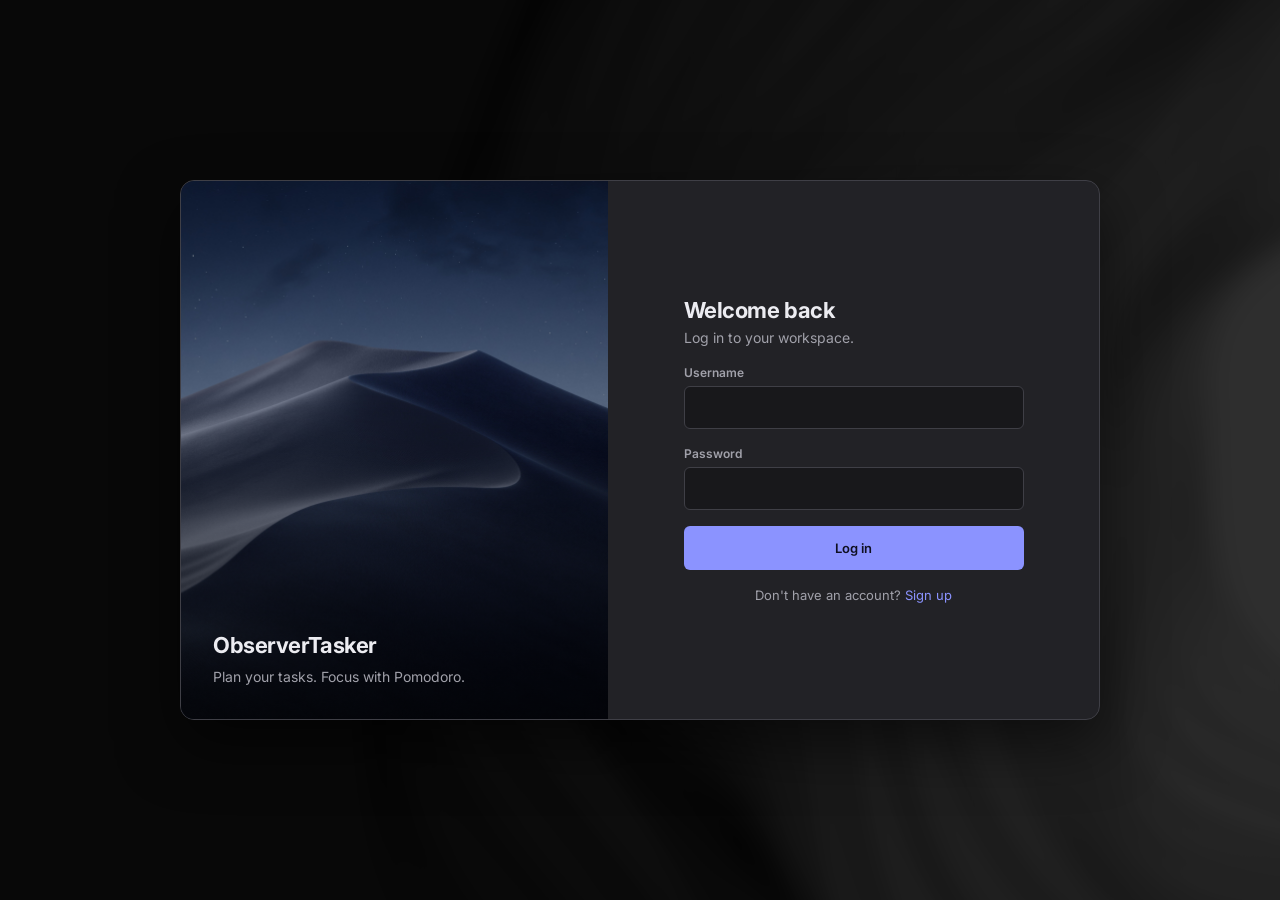
<file: frontend/index.html>
<!DOCTYPE html>
<html lang="en">
<head>
    <meta charset="UTF-8">
    <meta name="viewport" content="width=device-width, initial-scale=1.0">
    <title>ObserverTasker</title>
    <link rel="icon" href="data:,">

    <link rel="preconnect" href="https://fonts.googleapis.com">
    <link rel="preconnect" href="https://fonts.gstatic.com" crossorigin>
    <link href="https://fonts.googleapis.com/css2?family=Inter:wght@400;500;600;700&display=swap" rel="stylesheet">

    <!-- theme.css holds all colors and sizes; the other files only use its variables -->
    <link rel="stylesheet" href="css/theme.css">
    <link rel="stylesheet" href="css/global.css">
    <link rel="stylesheet" href="css/components.css">
    <link rel="stylesheet" href="css/auth.css">
    <link rel="stylesheet" href="css/layout.css">
    <link rel="stylesheet" href="css/task.css">
    <link rel="stylesheet" href="css/pomodoro.css">
    <link rel="stylesheet" href="css/profile.css">

    <script type="module" src="js/app.js"></script>
</head>
<body>

    <!-- ========== Login and registration ========== -->
    <div id="auth-container" class="auth-page">
        <div class="auth-bg"></div>

        <div class="auth-card">
            <div class="auth-visual">
                <div class="auth-visual-caption">
                    <div class="auth-brand">ObserverTasker</div>
                    <p>Plan your tasks. Focus with Pomodoro.</p>
                </div>
            </div>

            <div class="auth-forms">
                <form id="login-form" class="auth-form active">
                    <div class="auth-form-header">
                        <h2>Welcome back</h2>
                        <p>Log in to your workspace.</p>
                    </div>
                    <label class="field">
                        <span class="field-label">Username</span>
                        <input type="text" id="login-username" class="input" required maxlength="50" autocomplete="username">
                    </label>
                    <label class="field">
                        <span class="field-label">Password</span>
                        <input type="password" id="login-password" class="input" required autocomplete="current-password">
                    </label>
                    <button type="submit" class="btn btn-primary btn-block">Log in</button>
                    <p class="auth-switch">Don't have an account? <a href="#" id="switch-to-register">Sign up</a></p>
                </form>

                <form id="register-form" class="auth-form">
                    <div class="auth-form-header">
                        <h2>Create an account</h2>
                        <p>It takes less than a minute.</p>
                    </div>
                    <label class="field">
                        <span class="field-label">Username</span>
                        <input type="text" id="reg-username" class="input" required minlength="3" maxlength="50" autocomplete="username">
                        <span class="field-hint">3–50 characters</span>
                    </label>
                    <label class="field">
                        <span class="field-label">Password</span>
                        <input type="password" id="reg-password" class="input" required minlength="8" autocomplete="new-password">
                        <span class="field-hint">At least 8 characters</span>
                    </label>
                    <button type="submit" class="btn btn-primary btn-block">Create account</button>
                    <p class="auth-switch">Already have an account? <a href="#" id="switch-to-login">Log in</a></p>
                </form>
            </div>
        </div>
    </div>

    <!-- ========== Application ========== -->
    <div id="task-section" class="hidden">
        <div class="app-layout">

            <aside class="sidebar">
                <div class="sidebar-brand">ObserverTasker</div>

                <button type="button" class="sidebar-user" id="profile-trigger" title="Open profile">
                    <img id="sidebar-avatar-img" src="assets/profile/user.png" alt="" class="avatar avatar-sm">
                    <span id="sidebar-username-display" class="sidebar-username"></span>
                </button>

                <nav class="sidebar-nav" aria-label="Main">
                    <ul class="nav-list">
                        <li>
                            <button type="button" class="nav-item active" id="nav-tasks-btn" data-target="tasks-view">
                                <svg viewBox="0 0 24 24" fill="none" stroke="currentColor" stroke-width="2" stroke-linecap="round" stroke-linejoin="round" aria-hidden="true"><path d="M9 6h11M9 12h11M9 18h11"/><path d="m3 6 1.5 1.5L7 5M3 12l1.5 1.5L7 11M3 18l1.5 1.5L7 17"/></svg>
                                Tasks
                            </button>
                        </li>
                        <li>
                            <button type="button" class="nav-item" id="nav-pomodoro-btn" data-target="pomodoro-view">
                                <svg viewBox="0 0 24 24" fill="none" stroke="currentColor" stroke-width="2" stroke-linecap="round" stroke-linejoin="round" aria-hidden="true"><circle cx="12" cy="13" r="8"/><path d="M12 9v4l2 2M10 2h4"/></svg>
                                Pomodoro
                            </button>
                        </li>
                    </ul>
                </nav>

                <div class="sidebar-footer">
                    <button type="button" id="logout-btn" class="btn btn-ghost">
                        <svg width="16" height="16" viewBox="0 0 24 24" fill="none" stroke="currentColor" stroke-width="2" stroke-linecap="round" stroke-linejoin="round" aria-hidden="true"><path d="M9 21H5a2 2 0 0 1-2-2V5a2 2 0 0 1 2-2h4M16 17l5-5-5-5M21 12H9"/></svg>
                        Log out
                    </button>
                </div>
            </aside>

            <main class="main">

                <section id="tasks-view" class="view spa-view">
                    <header class="view-header">
                        <h1 class="view-title">Tasks</h1>
                        <p id="task-summary" class="view-subtitle"></p>
                    </header>

                    <form id="new-task-form" class="task-composer" novalidate>
                        <div class="task-composer-fields">
                            <input type="text" id="new-task-title" class="composer-title" placeholder="What needs to be done?" maxlength="200" autocomplete="off" aria-label="Task title">
                            <input type="text" id="new-task-desc" class="composer-desc" placeholder="Add a description (optional)" maxlength="2000" autocomplete="off" aria-label="Task description">
                        </div>
                        <div class="task-composer-footer">
                            <div class="composer-options">
                                <select id="new-task-priority" class="input input-sm" aria-label="Priority">
                                    <option value="low">Low priority</option>
                                    <option value="medium" selected>Medium priority</option>
                                    <option value="high">High priority</option>
                                </select>
                                <input type="date" id="new-task-due" class="input input-sm" aria-label="Due date">
                            </div>
                            <button type="submit" id="add-task-btn" class="btn btn-primary">Add task</button>
                        </div>
                    </form>

                    <div id="task-toolbar" class="task-toolbar hidden">
                        <input type="search" id="task-search" class="input input-sm" placeholder="Search tasks…" aria-label="Search tasks">
                        <label class="toolbar-sort">
                            <span class="text-secondary">Sort by</span>
                            <select id="task-sort" class="input input-sm">
                                <option value="priority">Priority</option>
                                <option value="due">Due date</option>
                                <option value="newest">Newest</option>
                            </select>
                        </label>
                    </div>

                    <div id="task-list"></div>
                    <div id="task-empty" class="empty-state hidden">
                        <strong>No tasks yet</strong>
                        Add your first task above. Give it a due date and a priority to keep it on track.
                    </div>
                    <div id="task-no-matches" class="empty-state hidden">
                        <strong>No matching tasks</strong>
                        Try a different search.
                    </div>
                </section>

                <section id="pomodoro-view" class="view spa-view hidden">
                    <header class="view-header">
                        <h1 class="view-title">Pomodoro</h1>
                        <p class="view-subtitle">Pick a task and focus. The session is saved when the timer ends.</p>
                    </header>

                    <div class="timer-card">
                        <div class="field">
                            <span class="field-label">Focus on</span>
                            <div id="task-selector-container"></div>
                        </div>

                        <button type="button" id="timer-display" class="timer-display" title="Click to change the duration">25:00</button>
                        <div class="timer-progress"><div id="timer-progress-bar" class="timer-progress-bar"></div></div>

                        <div id="timer-edit-area" class="timer-edit hidden">
                            <input type="number" id="timer-input-minutes" class="input" min="1" max="120" value="25" aria-label="Duration in minutes">
                            <span class="text-secondary">min</span>
                            <button type="button" id="timer-set-btn" class="btn btn-secondary">Set</button>
                        </div>

                        <div class="timer-controls">
                            <button type="button" id="timer-start-btn" class="btn btn-primary">Start</button>
                            <button type="button" id="timer-pause-btn" class="btn btn-secondary hidden">Pause</button>
                            <button type="button" id="timer-save-btn" class="btn btn-ghost hidden">Finish &amp; save</button>
                        </div>

                        <p class="timer-hint">Click the time to change the duration.</p>
                    </div>

                    <div class="focus-stats">
                        <div class="stat-cards">
                            <div class="stat-card">
                                <span class="stat-label">Focused today</span>
                                <span id="stat-today" class="stat-value">0m</span>
                            </div>
                            <div class="stat-card">
                                <span class="stat-label">Sessions today</span>
                                <span id="stat-sessions" class="stat-value">0</span>
                            </div>
                            <div class="stat-card">
                                <span class="stat-label">Last 7 days</span>
                                <span id="stat-week" class="stat-value">0m</span>
                            </div>
                        </div>

                        <div class="stats-panels">
                            <div class="stats-panel">
                                <h2 class="stats-panel-title">Focus this week</h2>
                                <div id="focus-chart" class="focus-chart"></div>
                            </div>
                            <div class="stats-panel">
                                <h2 class="stats-panel-title">Recent sessions</h2>
                                <ul id="recent-sessions" class="recent-sessions"></ul>
                            </div>
                        </div>
                    </div>
                </section>

            </main>
        </div>
    </div>

    <!-- ========== Dialogs ========== -->

    <dialog id="task-dialog" class="dialog" aria-labelledby="task-dialog-title-text">
        <form id="task-dialog-form" novalidate>
            <header class="dialog-header">
                <h2 id="task-dialog-title-text" class="dialog-title">Edit task</h2>
                <button type="button" class="icon-btn" data-close aria-label="Close">&times;</button>
            </header>
            <div class="dialog-body">
                <label class="field">
                    <span class="field-label">Title</span>
                    <input type="text" name="title" class="input" maxlength="200" autocomplete="off">
                    <span class="field-error" data-error-for="title"></span>
                </label>
                <label class="field">
                    <span class="field-label">Description</span>
                    <textarea name="description" class="input" rows="4" maxlength="2000"></textarea>
                    <span class="field-error" data-error-for="description"></span>
                </label>
                <div class="field-row">
                    <label class="field">
                        <span class="field-label">Priority</span>
                        <select name="priority" class="input">
                            <option value="low">Low</option>
                            <option value="medium">Medium</option>
                            <option value="high">High</option>
                        </select>
                        <span class="field-error" data-error-for="priority"></span>
                    </label>
                    <label class="field">
                        <span class="field-label">Due date</span>
                        <input type="date" name="dueDate" class="input">
                        <span class="field-error" data-error-for="dueDate"></span>
                    </label>
                </div>
                <label class="checkbox-field">
                    <input type="checkbox" name="completed">
                    <span>Completed</span>
                </label>
                <p id="task-dialog-focus" class="field-hint"></p>
                <p id="task-dialog-error" class="form-error" role="alert"></p>
            </div>
            <footer class="dialog-footer">
                <button type="button" class="btn btn-ghost" data-close>Cancel</button>
                <button type="submit" id="task-dialog-save" class="btn btn-primary">Save changes</button>
            </footer>
        </form>
    </dialog>

    <dialog id="confirm-dialog" class="dialog dialog-sm" aria-labelledby="confirm-title">
        <form method="dialog">
            <div class="dialog-body">
                <h2 id="confirm-title" class="dialog-title"></h2>
                <p id="confirm-message" class="text-secondary"></p>
            </div>
            <footer class="dialog-footer">
                <button type="submit" value="cancel" class="btn btn-ghost">Cancel</button>
                <button type="submit" value="confirm" id="confirm-ok" class="btn btn-primary">Confirm</button>
            </footer>
        </form>
    </dialog>

    <dialog id="profile-dialog" class="dialog" aria-labelledby="profile-username">
        <header class="dialog-header">
            <h2 class="dialog-title">Profile</h2>
            <button type="button" id="close-profile-btn" class="icon-btn" data-close aria-label="Close">&times;</button>
        </header>
        <div class="dialog-body">
            <div class="profile-summary">
                <img id="profile-avatar-img" src="assets/profile/user.png" alt="" class="avatar avatar-lg">
                <div>
                    <h3 id="profile-username">Loading…</h3>
                    <p id="profile-email">No email provided</p>
                </div>
            </div>

            <form id="profile-update-form" class="profile-form">
                <h4 class="profile-form-title">Profile details</h4>
                <label class="field">
                    <span class="field-label">Email</span>
                    <input type="email" id="update-email" class="input" placeholder="name@example.com" autocomplete="email">
                </label>
                <label class="field">
                    <span class="field-label">Avatar URL</span>
                    <input type="url" id="update-avatar" class="input" placeholder="https://…" maxlength="500">
                </label>
                <p id="profile-error-msg" class="form-error" role="alert"></p>
                <button type="submit" class="btn btn-secondary">Update profile</button>
            </form>

            <form id="password-update-form" class="profile-form">
                <h4 class="profile-form-title">Change password</h4>
                <label class="field">
                    <span class="field-label">Current password</span>
                    <input type="password" id="old-password" class="input" required autocomplete="current-password">
                </label>
                <label class="field">
                    <span class="field-label">New password</span>
                    <input type="password" id="new-password" class="input" minlength="8" required autocomplete="new-password">
                    <span class="field-hint">At least 8 characters</span>
                </label>
                <p id="password-error-msg" class="form-error" role="alert"></p>
                <button type="submit" class="btn btn-secondary">Change password</button>
            </form>
        </div>
    </dialog>

    <div id="toast-container" class="toast-container" aria-live="polite"></div>

</body>
</html>
</file>
<file: frontend/css/theme.css>
/**
 * Design tokens: colors, spacing, typography and shapes.
 * Every other stylesheet uses only these variables, so the look of the
 * whole application can be changed in this one file.
 */
:root {
    color-scheme: dark;

    /* Surfaces, from the page background up to raised elements */
    --bg-app: #18181b;
    --bg-sidebar: #1c1c1f;
    --bg-surface: #222226;
    --bg-elevated: #29292e;
    --bg-hover: #2e2e34;
    --bg-active: #36363d;
    --bg-overlay: rgba(8, 8, 10, 0.65);

    /* Text */
    --text-primary: #ececf1;
    --text-secondary: #a1a1aa;
    --text-muted: #71717a;

    /* Lines */
    --border: #2e2e34;
    --border-strong: #3f3f46;

    /* Accent: primary actions, focus and selection */
    --accent: #8b93ff;
    --accent-hover: #a0a6ff;
    --accent-text: #0f1022;
    --accent-soft: rgba(139, 147, 255, 0.14);

    /* Status */
    --success: #4ade80;
    --success-soft: rgba(74, 222, 128, 0.12);
    --danger: #f87171;
    --danger-hover: #fb8f8f;
    --danger-soft: rgba(248, 113, 113, 0.12);
    --warning: #fbbf24;
    --warning-soft: rgba(251, 191, 36, 0.12);
    --info: #60a5fa;
    --info-soft: rgba(96, 165, 250, 0.12);

    /* Spacing scale */
    --space-1: 4px;
    --space-2: 8px;
    --space-3: 12px;
    --space-4: 16px;
    --space-5: 24px;
    --space-6: 32px;
    --space-7: 48px;

    /* Typography */
    --font-sans: "Inter", -apple-system, BlinkMacSystemFont, "Segoe UI", Roboto, Helvetica, Arial, sans-serif;
    --text-xs: 12px;
    --text-sm: 13px;
    --text-md: 14px;
    --text-lg: 16px;
    --text-xl: 22px;
    --text-display: 88px;

    /* Shapes and motion */
    --radius-sm: 6px;
    --radius-md: 8px;
    --radius-lg: 14px;
    --radius-full: 999px;
    --shadow-md: 0 8px 24px rgba(0, 0, 0, 0.35);
    --shadow-lg: 0 24px 60px rgba(0, 0, 0, 0.55);
    --transition: 150ms ease;

    /* Layout */
    --sidebar-width: 232px;
    --content-width: 760px;
}
</file>
<file: frontend/css/global.css>
/**
 * Base styles shared by every page: reset, typography,
 * buttons and form fields.
 */
*,
*::before,
*::after {
    margin: 0;
    padding: 0;
    box-sizing: border-box;
}

html,
body {
    height: 100%;
}

body {
    background-color: var(--bg-app);
    color: var(--text-primary);
    font-family: var(--font-sans);
    font-size: var(--text-md);
    line-height: 1.5;
    -webkit-font-smoothing: antialiased;
    overflow: hidden;
}

button,
input,
select,
textarea {
    font: inherit;
    color: inherit;
}

a {
    color: var(--accent);
    text-decoration: none;
}

a:hover {
    text-decoration: underline;
}

:focus-visible {
    outline: 2px solid var(--accent);
    outline-offset: 2px;
}

.hidden {
    display: none !important;
}

.text-secondary {
    color: var(--text-secondary);
}

/* ---------- Buttons ---------- */

.btn {
    display: inline-flex;
    align-items: center;
    justify-content: center;
    gap: var(--space-2);
    padding: var(--space-2) var(--space-4);
    border: 1px solid transparent;
    border-radius: var(--radius-sm);
    font-size: var(--text-sm);
    font-weight: 600;
    line-height: 1.4;
    cursor: pointer;
    white-space: nowrap;
    transition: background-color var(--transition), border-color var(--transition), color var(--transition);
}

.btn:disabled {
    opacity: 0.55;
    cursor: not-allowed;
}

.btn-primary {
    background-color: var(--accent);
    color: var(--accent-text);
}

.btn-primary:hover:not(:disabled) {
    background-color: var(--accent-hover);
}

.btn-secondary {
    background-color: var(--bg-elevated);
    border-color: var(--border-strong);
    color: var(--text-primary);
}

.btn-secondary:hover:not(:disabled) {
    background-color: var(--bg-hover);
}

.btn-ghost {
    background-color: transparent;
    color: var(--text-secondary);
}

.btn-ghost:hover:not(:disabled) {
    background-color: var(--bg-hover);
    color: var(--text-primary);
}

.btn-danger {
    background-color: var(--danger);
    color: #1f0a0a;
}

.btn-danger:hover:not(:disabled) {
    background-color: var(--danger-hover);
}

.btn-block {
    width: 100%;
    padding-block: var(--space-3);
}

.icon-btn {
    display: inline-flex;
    align-items: center;
    justify-content: center;
    width: 30px;
    height: 30px;
    border: none;
    border-radius: var(--radius-sm);
    background: transparent;
    color: var(--text-muted);
    cursor: pointer;
    transition: background-color var(--transition), color var(--transition);
}

.icon-btn:hover {
    background-color: var(--bg-hover);
    color: var(--text-primary);
}

.icon-btn.danger:hover {
    background-color: var(--danger-soft);
    color: var(--danger);
}

.icon-btn svg {
    width: 16px;
    height: 16px;
}

/* ---------- Form fields ---------- */

.field {
    display: flex;
    flex-direction: column;
    gap: var(--space-1);
}

.field-label {
    font-size: var(--text-xs);
    font-weight: 600;
    color: var(--text-secondary);
}

.field-hint {
    font-size: var(--text-xs);
    color: var(--text-muted);
}

.input {
    width: 100%;
    padding: 10px var(--space-3);
    background-color: var(--bg-app);
    border: 1px solid var(--border-strong);
    border-radius: var(--radius-sm);
    color: var(--text-primary);
    outline: none;
    transition: border-color var(--transition), box-shadow var(--transition);
}

.input::placeholder {
    color: var(--text-muted);
}

.input:focus {
    border-color: var(--accent);
    box-shadow: 0 0 0 3px var(--accent-soft);
}

.input:disabled {
    opacity: 0.6;
    cursor: not-allowed;
}

.input[aria-invalid="true"] {
    border-color: var(--danger);
}

.input[aria-invalid="true"]:focus {
    box-shadow: 0 0 0 3px var(--danger-soft);
}

textarea.input {
    resize: vertical;
    min-height: 96px;
}

select.input {
    cursor: pointer;
}

.checkbox-field {
    display: inline-flex;
    align-items: center;
    gap: var(--space-2);
    cursor: pointer;
    user-select: none;
}

input[type="checkbox"] {
    width: 16px;
    height: 16px;
    accent-color: var(--accent);
    cursor: pointer;
}

.field-error,
.form-error {
    min-height: 1em;
    font-size: var(--text-xs);
    color: var(--danger);
    white-space: pre-line;
}

.form-error:empty,
.field-error:empty {
    min-height: 0;
}

.input-sm {
    width: auto;
    padding: 6px 10px;
    font-size: var(--text-sm);
}

/* Date pickers follow the dark theme */
input[type="date"]::-webkit-calendar-picker-indicator {
    filter: invert(0.8);
    cursor: pointer;
}

.field-row {
    display: grid;
    grid-template-columns: 1fr 1fr;
    gap: var(--space-3);
}

/* ---------- Chips: small labels on task cards ---------- */

.chip {
    display: inline-flex;
    align-items: center;
    gap: var(--space-1);
    padding: 1px var(--space-2);
    border-radius: var(--radius-full);
    background-color: var(--bg-active);
    color: var(--text-secondary);
    font-size: var(--text-xs);
    font-weight: 500;
    white-space: nowrap;
}

.chip svg {
    width: 12px;
    height: 12px;
}

.chip-priority-high,
.chip-due-overdue {
    background-color: var(--danger-soft);
    color: var(--danger);
}

.chip-priority-low {
    color: var(--text-muted);
}

.chip-due-today {
    background-color: var(--warning-soft);
    color: var(--warning);
}

.chip-due-soon {
    background-color: var(--info-soft);
    color: var(--info);
}

.chip-focus {
    background-color: var(--accent-soft);
    color: var(--accent);
}
</file>
<file: frontend/css/components.css>
/**
 * Reusable components: modal dialogs, toast notifications,
 * avatars and empty states.
 */

/* ---------- Dialogs (<dialog>) ---------- */

.dialog {
    width: min(480px, calc(100vw - 32px));
    margin: auto;
    padding: 0;
    border: 1px solid var(--border-strong);
    border-radius: var(--radius-lg);
    background-color: var(--bg-surface);
    color: var(--text-primary);
    box-shadow: var(--shadow-lg);
}

.dialog-sm {
    width: min(380px, calc(100vw - 32px));
}

.dialog::backdrop {
    background-color: var(--bg-overlay);
    backdrop-filter: blur(2px);
}

.dialog[open] {
    animation: dialog-in 160ms ease-out;
}

@keyframes dialog-in {
    from {
        opacity: 0;
        transform: translateY(8px) scale(0.98);
    }
}

.dialog-header {
    display: flex;
    align-items: center;
    justify-content: space-between;
    padding: var(--space-4) var(--space-5);
    border-bottom: 1px solid var(--border);
}

.dialog-title {
    font-size: var(--text-lg);
    font-weight: 600;
}

.dialog-body {
    display: flex;
    flex-direction: column;
    gap: var(--space-4);
    padding: var(--space-5);
}

.dialog-footer {
    display: flex;
    justify-content: flex-end;
    gap: var(--space-2);
    padding: var(--space-4) var(--space-5);
    border-top: 1px solid var(--border);
}

/* ---------- Toast notifications ---------- */

.toast-container {
    position: fixed;
    right: var(--space-5);
    bottom: var(--space-5);
    z-index: 2000;
    display: flex;
    flex-direction: column;
    align-items: flex-end;
    gap: var(--space-2);
    pointer-events: none;
}

.toast {
    display: flex;
    align-items: flex-start;
    gap: var(--space-3);
    width: min(360px, calc(100vw - 48px));
    padding: var(--space-3) var(--space-4);
    border: 1px solid var(--border-strong);
    border-left: 3px solid var(--info);
    border-radius: var(--radius-md);
    background-color: var(--bg-elevated);
    box-shadow: var(--shadow-md);
    pointer-events: auto;
    opacity: 0;
    transform: translateY(8px);
    transition: opacity 200ms ease, transform 200ms ease;
}

.toast.is-visible {
    opacity: 1;
    transform: translateY(0);
}

.toast-success {
    border-left-color: var(--success);
}

.toast-error {
    border-left-color: var(--danger);
}

.toast-message {
    flex: 1;
    font-size: var(--text-sm);
    white-space: pre-line;
}

.toast-close {
    border: none;
    background: none;
    color: var(--text-muted);
    font-size: 18px;
    line-height: 1;
    cursor: pointer;
}

.toast-close:hover {
    color: var(--text-primary);
}

/* ---------- Avatars ---------- */

.avatar {
    flex-shrink: 0;
    border-radius: 50%;
    object-fit: cover;
    background-color: var(--bg-elevated);
}

.avatar-sm {
    width: 24px;
    height: 24px;
}

.avatar-lg {
    width: 72px;
    height: 72px;
}

/* ---------- Empty state ---------- */

.empty-state {
    padding: var(--space-7) var(--space-5);
    border: 1px dashed var(--border-strong);
    border-radius: var(--radius-lg);
    text-align: center;
    color: var(--text-muted);
}

.empty-state strong {
    display: block;
    margin-bottom: var(--space-1);
    color: var(--text-secondary);
    font-weight: 600;
}
</file>
<file: frontend/css/auth.css>
/**
 * Login and registration page.
 */
.auth-page {
    position: relative;
    min-height: 100vh;
    display: flex;
    align-items: center;
    justify-content: center;
    padding: var(--space-5);
    overflow: hidden;
}

.auth-bg {
    position: absolute;
    inset: 0;
    z-index: -1;
    background: url("../assets/auth/main-background.jpg") center / cover no-repeat;
    filter: blur(12px) brightness(0.55);
    transform: scale(1.08);
}

.auth-card {
    display: flex;
    width: 100%;
    max-width: 920px;
    min-height: 540px;
    border: 1px solid var(--border-strong);
    border-radius: var(--radius-lg);
    background-color: var(--bg-surface);
    box-shadow: var(--shadow-lg);
    overflow: hidden;
}

.auth-visual {
    position: relative;
    flex: 1;
    display: none;
    background: url("../assets/auth/card-image.jpg") center / cover no-repeat;
}

.auth-visual::after {
    content: "";
    position: absolute;
    inset: 0;
    background: linear-gradient(to top, rgba(0, 0, 0, 0.75), transparent 60%);
}

.auth-visual-caption {
    position: absolute;
    left: var(--space-6);
    right: var(--space-6);
    bottom: var(--space-6);
    z-index: 1;
}

.auth-brand {
    font-size: var(--text-xl);
    font-weight: 700;
    letter-spacing: -0.02em;
}

.auth-visual-caption p {
    margin-top: var(--space-1);
    color: var(--text-secondary);
}

@media (min-width: 768px) {
    .auth-visual {
        display: block;
    }
}

.auth-forms {
    flex: 1;
    display: grid;
    align-items: center;
    justify-items: center;
    padding: var(--space-7) var(--space-6);
}

.auth-form {
    grid-area: 1 / 1;
    display: flex;
    flex-direction: column;
    gap: var(--space-4);
    width: 100%;
    max-width: 340px;
    transition: opacity 250ms ease, visibility 250ms ease;
}

.auth-form:not(.active) {
    opacity: 0;
    visibility: hidden;
    pointer-events: none;
}

.auth-form-header h2 {
    font-size: var(--text-xl);
    font-weight: 700;
    letter-spacing: -0.02em;
}

.auth-form-header p {
    color: var(--text-secondary);
}

.auth-switch {
    text-align: center;
    color: var(--text-secondary);
    font-size: var(--text-sm);
}
</file>
<file: frontend/css/layout.css>
/**
 * Application shell: sidebar navigation and the main content area.
 */
.app-layout {
    display: flex;
    height: 100vh;
}

/* ---------- Sidebar ---------- */

.sidebar {
    display: flex;
    flex-direction: column;
    width: var(--sidebar-width);
    flex-shrink: 0;
    padding: var(--space-3);
    gap: var(--space-4);
    background-color: var(--bg-sidebar);
    border-right: 1px solid var(--border);
}

.sidebar-brand {
    padding: var(--space-2) var(--space-3) 0;
    font-size: var(--text-xs);
    font-weight: 700;
    letter-spacing: 0.08em;
    text-transform: uppercase;
    color: var(--text-muted);
}

.sidebar-user {
    display: flex;
    align-items: center;
    gap: var(--space-3);
    width: 100%;
    padding: var(--space-2) var(--space-3);
    border: none;
    border-radius: var(--radius-md);
    background: transparent;
    text-align: left;
    cursor: pointer;
    transition: background-color var(--transition);
}

.sidebar-user:hover {
    background-color: var(--bg-hover);
}

.sidebar-username {
    overflow: hidden;
    font-weight: 600;
    text-overflow: ellipsis;
    white-space: nowrap;
}

.sidebar-nav {
    flex: 1;
}

.nav-list {
    display: flex;
    flex-direction: column;
    gap: 2px;
    list-style: none;
}

.nav-item {
    display: flex;
    align-items: center;
    gap: var(--space-3);
    width: 100%;
    padding: var(--space-2) var(--space-3);
    border: none;
    border-radius: var(--radius-sm);
    background: transparent;
    color: var(--text-secondary);
    font-size: var(--text-sm);
    font-weight: 500;
    text-align: left;
    cursor: pointer;
    transition: background-color var(--transition), color var(--transition);
}

.nav-item svg {
    width: 16px;
    height: 16px;
    flex-shrink: 0;
}

.nav-item:hover {
    background-color: var(--bg-hover);
    color: var(--text-primary);
}

.nav-item.active {
    background-color: var(--bg-active);
    color: var(--text-primary);
}

.sidebar-footer {
    padding-top: var(--space-3);
    border-top: 1px solid var(--border);
}

.sidebar-footer .btn {
    width: 100%;
    justify-content: flex-start;
}

/* ---------- Main content ---------- */

.main {
    flex: 1;
    overflow-y: auto;
}

.view {
    width: 100%;
    max-width: var(--content-width);
    margin: 0 auto;
    padding: var(--space-7) var(--space-6);
}

.view-header {
    margin-bottom: var(--space-5);
}

.view-title {
    font-size: var(--text-xl);
    font-weight: 700;
    letter-spacing: -0.02em;
}

.view-subtitle {
    color: var(--text-secondary);
}

/* ---------- Small screens: sidebar becomes a top bar ---------- */

@media (max-width: 720px) {
    .app-layout {
        flex-direction: column;
    }

    .sidebar {
        flex-direction: row;
        align-items: center;
        width: 100%;
        padding: var(--space-2);
        border-right: none;
        border-bottom: 1px solid var(--border);
    }

    .sidebar-brand,
    .sidebar-username {
        display: none;
    }

    .sidebar-user {
        width: auto;
    }

    .nav-list {
        flex-direction: row;
    }

    .sidebar-footer {
        padding-top: 0;
        border-top: none;
    }

    .view {
        padding: var(--space-5) var(--space-4);
    }
}
</file>
<file: frontend/css/task.css>
/**
 * Task board: quick-add form, task cards and sections.
 */
.task-composer {
    display: flex;
    flex-direction: column;
    gap: var(--space-3);
    margin-bottom: var(--space-5);
    padding: var(--space-3) var(--space-4);
    border: 1px solid var(--border-strong);
    border-radius: var(--radius-lg);
    background-color: var(--bg-surface);
    transition: border-color var(--transition), box-shadow var(--transition);
}

.task-composer:focus-within {
    border-color: var(--accent);
    box-shadow: 0 0 0 3px var(--accent-soft);
}

.task-composer-fields {
    flex: 1;
    display: flex;
    flex-direction: column;
    gap: 2px;
    min-width: 0;
}

.task-composer-fields input {
    width: 100%;
    border: none;
    background: transparent;
    outline: none;
}

.task-composer-fields input::placeholder {
    color: var(--text-muted);
}

.task-composer-footer {
    display: flex;
    align-items: center;
    justify-content: space-between;
    gap: var(--space-3);
    flex-wrap: wrap;
}

.composer-options {
    display: flex;
    gap: var(--space-2);
    flex-wrap: wrap;
}

.task-toolbar {
    display: flex;
    align-items: center;
    justify-content: space-between;
    gap: var(--space-3);
    margin-bottom: var(--space-4);
}

.task-toolbar input[type="search"] {
    flex: 1;
    max-width: 320px;
}

.toolbar-sort {
    display: flex;
    align-items: center;
    gap: var(--space-2);
    font-size: var(--text-sm);
}

.composer-title {
    font-weight: 500;
}

.composer-desc {
    font-size: var(--text-sm);
    color: var(--text-secondary);
}

.task-section + .task-section {
    margin-top: var(--space-5);
}

.task-section-title {
    margin-bottom: var(--space-2);
    font-size: var(--text-xs);
    font-weight: 600;
    letter-spacing: 0.06em;
    text-transform: uppercase;
    color: var(--text-muted);
}

.task-list {
    display: flex;
    flex-direction: column;
    gap: var(--space-2);
}

.task-card {
    display: flex;
    align-items: flex-start;
    gap: var(--space-3);
    padding: var(--space-3) var(--space-4);
    border: 1px solid var(--border);
    border-radius: var(--radius-md);
    background-color: var(--bg-surface);
    transition: border-color var(--transition), background-color var(--transition);
}

/* Priority is shown as a colored stripe on the left edge */
.task-card.priority-high {
    box-shadow: inset 3px 0 0 var(--danger);
}

.task-card.priority-low {
    box-shadow: inset 3px 0 0 var(--border-strong);
}

.task-meta {
    display: flex;
    flex-wrap: wrap;
    gap: var(--space-2);
    margin-top: var(--space-2);
}

.task-card:hover {
    border-color: var(--border-strong);
    background-color: var(--bg-elevated);
}

.task-card input[type="checkbox"] {
    margin-top: 3px;
    flex-shrink: 0;
}

.task-body {
    flex: 1;
    min-width: 0;
    cursor: pointer;
}

.task-title {
    font-size: var(--text-md);
    font-weight: 500;
    overflow-wrap: anywhere;
}

.task-desc {
    margin-top: 2px;
    font-size: var(--text-sm);
    color: var(--text-secondary);
    overflow-wrap: anywhere;
    white-space: pre-line;
}

.task-actions {
    display: flex;
    gap: var(--space-1);
    opacity: 0;
    transition: opacity var(--transition);
}

.task-card:hover .task-actions,
.task-card:focus-within .task-actions {
    opacity: 1;
}

@media (hover: none) {
    .task-actions {
        opacity: 1;
    }
}

.task-card.is-completed .task-title {
    color: var(--text-muted);
    text-decoration: line-through;
}

.task-card.is-completed .task-desc {
    color: var(--text-muted);
}
</file>
<file: frontend/css/pomodoro.css>
/**
 * Pomodoro page: task selector, timer and controls.
 */
.timer-card {
    display: flex;
    flex-direction: column;
    align-items: center;
    gap: var(--space-5);
    padding: var(--space-6);
    border: 1px solid var(--border);
    border-radius: var(--radius-lg);
    background-color: var(--bg-surface);
}

.timer-card .field {
    width: 100%;
    max-width: 360px;
}

.timer-display {
    border: none;
    border-radius: var(--radius-md);
    padding: 0 var(--space-4);
    background: transparent;
    font-size: var(--text-display);
    font-weight: 600;
    font-variant-numeric: tabular-nums;
    letter-spacing: -0.04em;
    line-height: 1.1;
    cursor: pointer;
    transition: background-color var(--transition);
}

.timer-display:hover:not(:disabled) {
    background-color: var(--bg-hover);
}

.timer-display:disabled {
    cursor: default;
}

.timer-progress {
    width: 100%;
    max-width: 360px;
    height: 4px;
    border-radius: var(--radius-full);
    background-color: var(--bg-active);
    overflow: hidden;
}

.timer-progress-bar {
    width: 0;
    height: 100%;
    border-radius: inherit;
    background-color: var(--accent);
    transition: width 1s linear;
}

.timer-edit {
    display: flex;
    align-items: center;
    gap: var(--space-2);
}

.timer-edit .input {
    width: 90px;
}

.timer-controls {
    display: flex;
    gap: var(--space-2);
}

.timer-controls .btn {
    min-width: 110px;
}

.timer-hint {
    font-size: var(--text-xs);
    color: var(--text-muted);
}

/* ---------- Focus statistics ---------- */

.focus-stats {
    display: flex;
    flex-direction: column;
    gap: var(--space-4);
    margin-top: var(--space-5);
}

.stat-cards {
    display: grid;
    grid-template-columns: repeat(3, 1fr);
    gap: var(--space-3);
}

.stat-card,
.stats-panel {
    padding: var(--space-4);
    border: 1px solid var(--border);
    border-radius: var(--radius-lg);
    background-color: var(--bg-surface);
}

.stat-card {
    display: flex;
    flex-direction: column;
    gap: var(--space-1);
}

.stat-label {
    font-size: var(--text-xs);
    color: var(--text-secondary);
}

.stat-value {
    font-size: var(--text-xl);
    font-weight: 700;
    font-variant-numeric: tabular-nums;
}

.stats-panels {
    display: grid;
    grid-template-columns: 1fr 1fr;
    gap: var(--space-3);
}

.stats-panel-title {
    margin-bottom: var(--space-3);
    font-size: var(--text-sm);
    font-weight: 600;
}

.focus-chart {
    display: flex;
    align-items: flex-end;
    gap: var(--space-2);
    height: 140px;
}

.chart-column {
    flex: 1;
    display: flex;
    flex-direction: column;
    align-items: center;
    gap: var(--space-1);
    height: 100%;
}

.chart-track {
    flex: 1;
    display: flex;
    align-items: flex-end;
    width: 100%;
}

.chart-bar {
    width: 100%;
    min-height: 3px;
    border-radius: var(--radius-sm) var(--radius-sm) 2px 2px;
    background-color: var(--bg-active);
    transition: height 400ms ease;
}

.chart-bar.is-today {
    background-color: var(--accent);
}

.chart-label {
    font-size: var(--text-xs);
    color: var(--text-muted);
}

.recent-sessions {
    display: flex;
    flex-direction: column;
    gap: var(--space-2);
    list-style: none;
}

.recent-sessions li {
    display: flex;
    justify-content: space-between;
    gap: var(--space-3);
    font-size: var(--text-sm);
}

.recent-title {
    overflow: hidden;
    text-overflow: ellipsis;
    white-space: nowrap;
}

.recent-details {
    flex-shrink: 0;
    color: var(--text-secondary);
    font-variant-numeric: tabular-nums;
}

.recent-sessions .recent-empty {
    color: var(--text-muted);
}

@media (max-width: 720px) {
    .stat-cards,
    .stats-panels {
        grid-template-columns: 1fr;
    }
}
</file>
<file: frontend/css/profile.css>
/**
 * Profile dialog: user summary and the forms for profile and password.
 */
.profile-summary {
    display: flex;
    align-items: center;
    gap: var(--space-4);
}

.profile-summary h3 {
    font-size: var(--text-lg);
    font-weight: 600;
    overflow-wrap: anywhere;
}

.profile-summary p {
    color: var(--text-secondary);
    font-size: var(--text-sm);
    overflow-wrap: anywhere;
}

.profile-form {
    display: flex;
    flex-direction: column;
    gap: var(--space-3);
    padding-top: var(--space-4);
    border-top: 1px solid var(--border);
}

.profile-form-title {
    font-size: var(--text-sm);
    font-weight: 600;
}

.profile-form .btn {
    align-self: flex-start;
}
</file>
